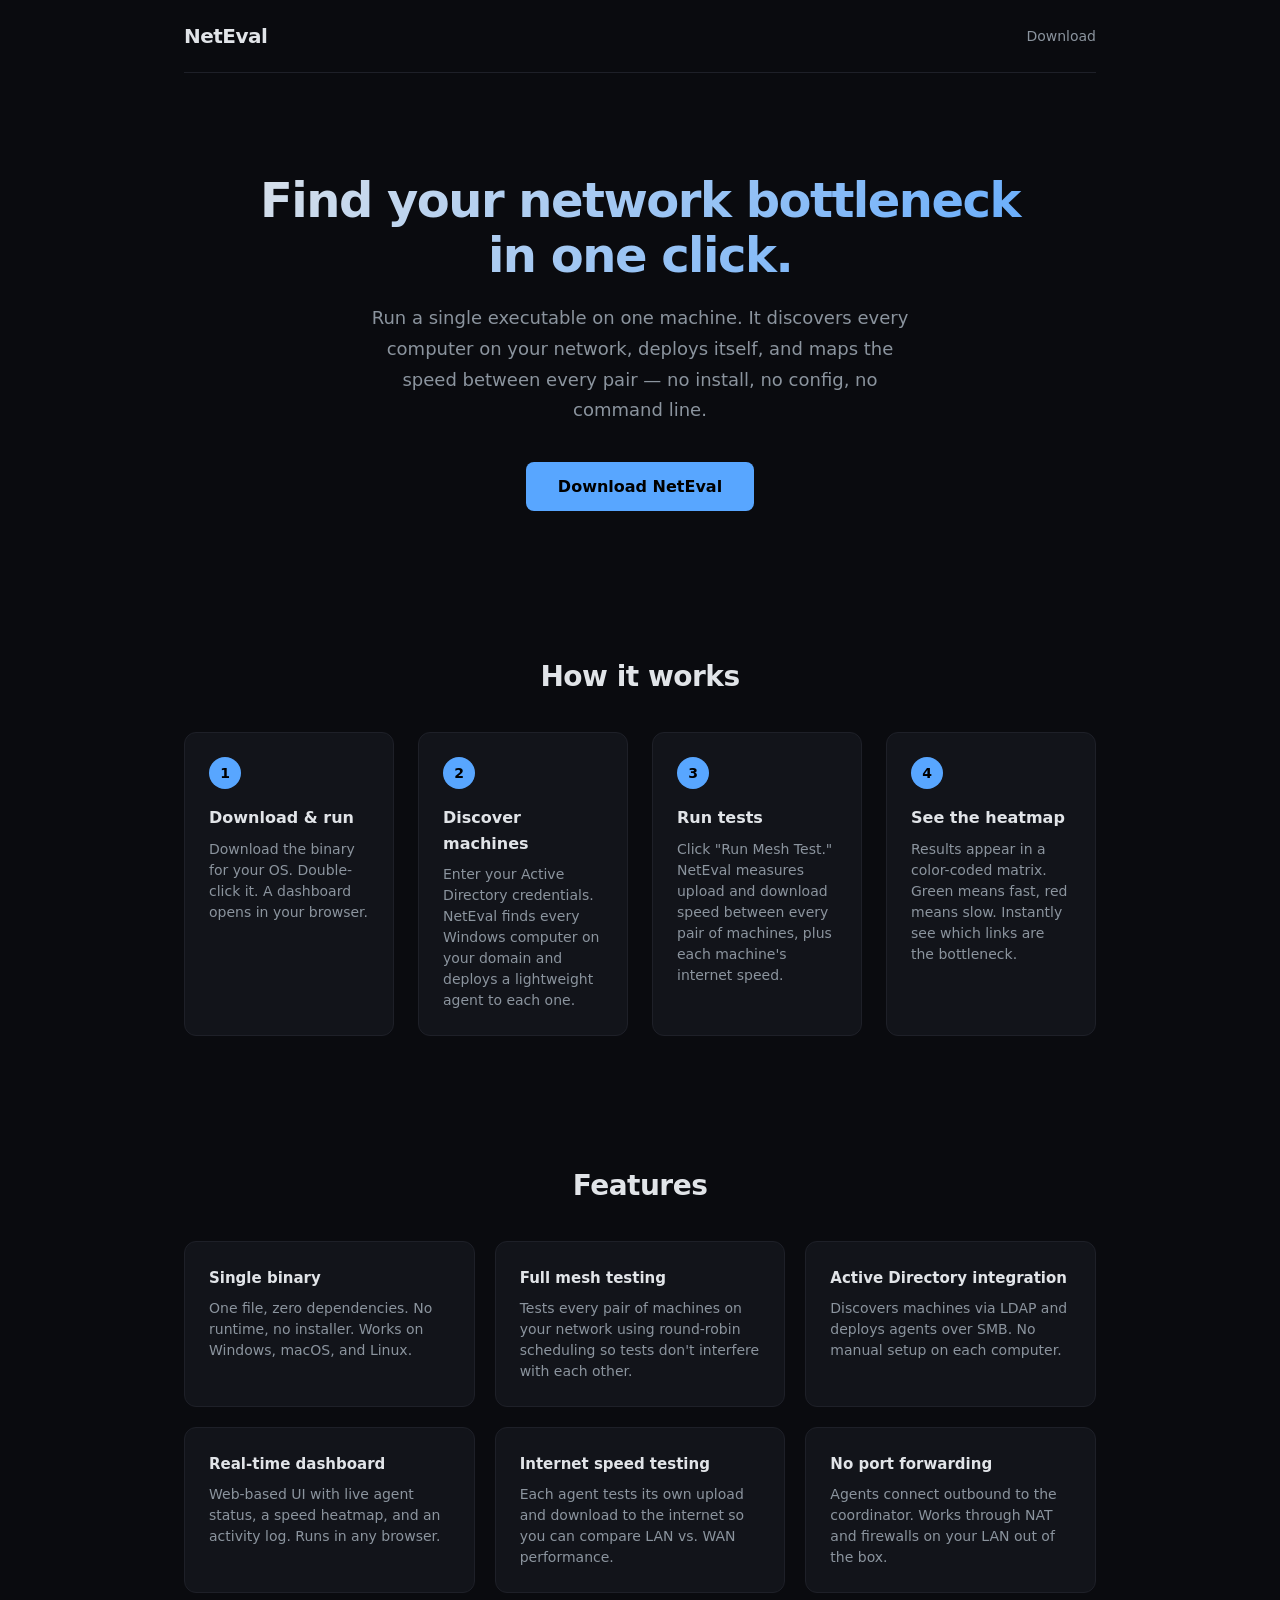
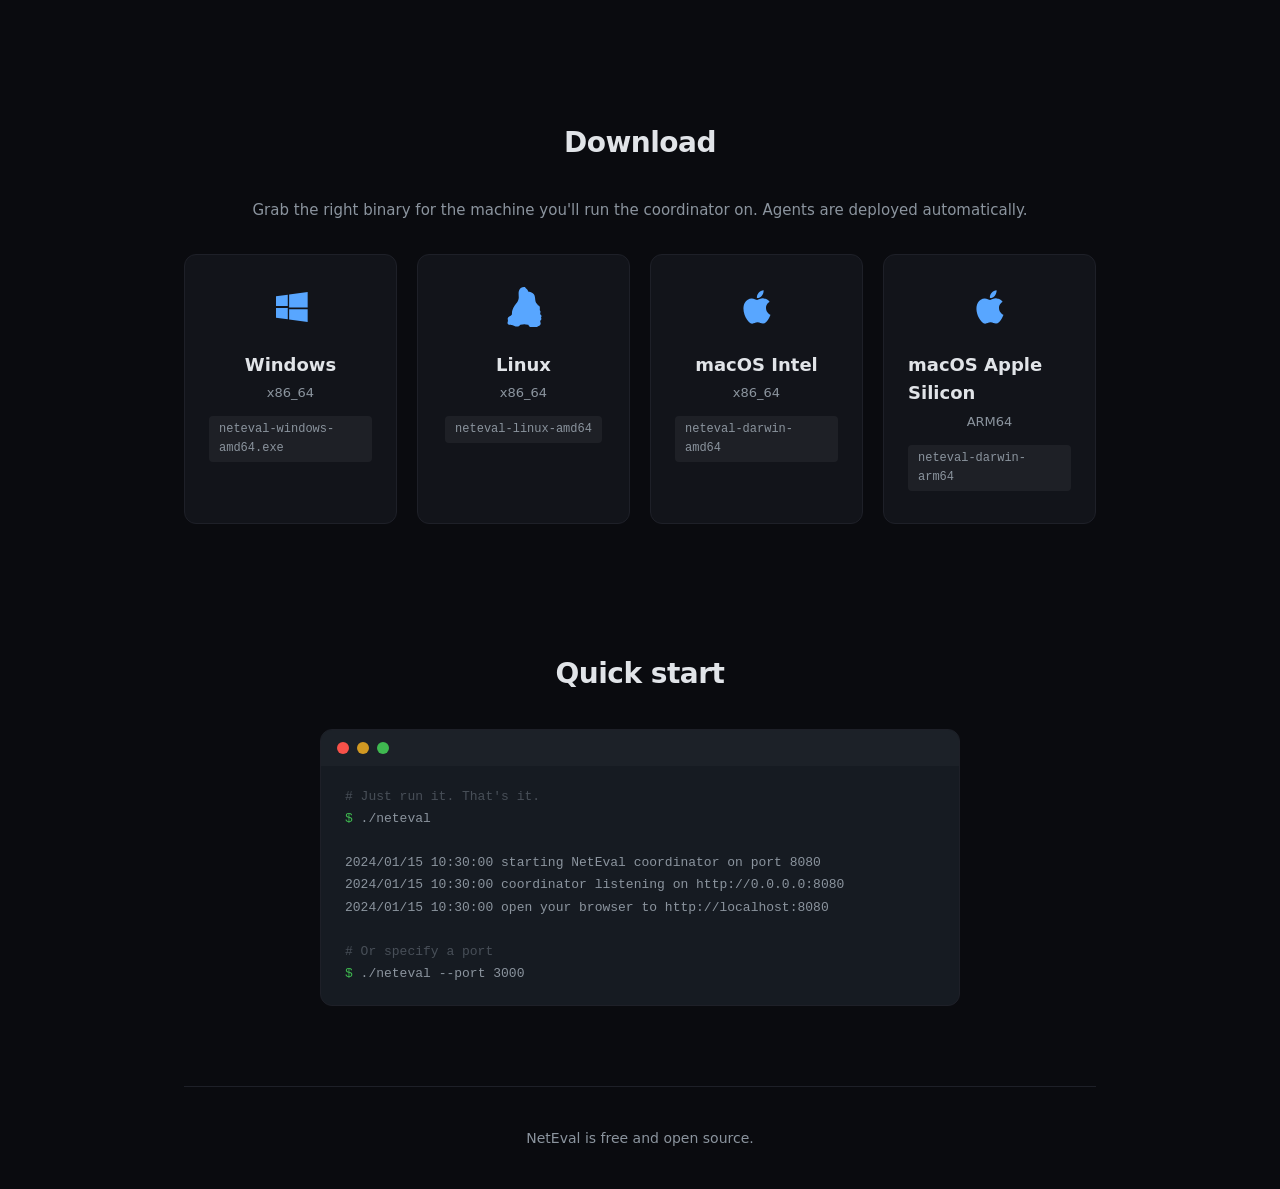
<file: docs/index.html>
<!DOCTYPE html>
<html lang="en">
<head>
    <meta charset="UTF-8">
    <meta name="viewport" content="width=device-width, initial-scale=1.0">
    <title>NetEval - LAN Speed Diagnostic Tool</title>
    <link rel="stylesheet" href="style.css">
</head>
<body>
    <div class="page">
        <nav>
            <div class="nav-inner">
                <a href="/" class="logo">NetEval</a>
                <a href="#download" class="nav-link">Download</a>
            </div>
        </nav>

        <section class="hero">
            <h1>Find your network bottleneck<br>in one click.</h1>
            <p class="subtitle">
                Run a single executable on one machine. It discovers every computer on
                your network, deploys itself, and maps the speed between every pair
                &mdash; no install, no config, no command line.
            </p>
            <a href="#download" class="cta">Download NetEval</a>
        </section>

        <section class="how-it-works">
            <h2>How it works</h2>
            <div class="steps">
                <div class="step">
                    <div class="step-num">1</div>
                    <h3>Download &amp; run</h3>
                    <p>Download the binary for your OS. Double-click it. A dashboard opens in your browser.</p>
                </div>
                <div class="step">
                    <div class="step-num">2</div>
                    <h3>Discover machines</h3>
                    <p>Enter your Active Directory credentials. NetEval finds every Windows computer on your domain and deploys a lightweight agent to each one.</p>
                </div>
                <div class="step">
                    <div class="step-num">3</div>
                    <h3>Run tests</h3>
                    <p>Click "Run Mesh Test." NetEval measures upload and download speed between every pair of machines, plus each machine's internet speed.</p>
                </div>
                <div class="step">
                    <div class="step-num">4</div>
                    <h3>See the heatmap</h3>
                    <p>Results appear in a color-coded matrix. Green means fast, red means slow. Instantly see which links are the bottleneck.</p>
                </div>
            </div>
        </section>

        <section class="features">
            <h2>Features</h2>
            <div class="feature-grid">
                <div class="feature">
                    <h3>Single binary</h3>
                    <p>One file, zero dependencies. No runtime, no installer. Works on Windows, macOS, and Linux.</p>
                </div>
                <div class="feature">
                    <h3>Full mesh testing</h3>
                    <p>Tests every pair of machines on your network using round-robin scheduling so tests don't interfere with each other.</p>
                </div>
                <div class="feature">
                    <h3>Active Directory integration</h3>
                    <p>Discovers machines via LDAP and deploys agents over SMB. No manual setup on each computer.</p>
                </div>
                <div class="feature">
                    <h3>Real-time dashboard</h3>
                    <p>Web-based UI with live agent status, a speed heatmap, and an activity log. Runs in any browser.</p>
                </div>
                <div class="feature">
                    <h3>Internet speed testing</h3>
                    <p>Each agent tests its own upload and download to the internet so you can compare LAN vs. WAN performance.</p>
                </div>
                <div class="feature">
                    <h3>No port forwarding</h3>
                    <p>Agents connect outbound to the coordinator. Works through NAT and firewalls on your LAN out of the box.</p>
                </div>
            </div>
        </section>

        <section id="download" class="download">
            <h2>Download</h2>
            <p class="download-intro">Grab the right binary for the machine you'll run the coordinator on. Agents are deployed automatically.</p>
            <div class="download-grid">
                <a href="https://github.com/gdcolella/neteval/releases/latest/download/neteval-windows-amd64.exe" class="download-card">
                    <div class="os-icon">
                        <svg viewBox="0 0 24 24" width="40" height="40" fill="currentColor"><path d="M3 5.548l7.065-0.966v6.822H3V5.548zm0 12.904l7.065 0.966v-6.822H3v5.856zm7.876 1.075L22 21v-7.596H10.876v5.123zm0-14.054v6.822H22V3l-11.124 1.473z"/></svg>
                    </div>
                    <h3>Windows</h3>
                    <span class="arch">x86_64</span>
                    <span class="filename">neteval-windows-amd64.exe</span>
                </a>
                <a href="https://github.com/gdcolella/neteval/releases/latest/download/neteval-linux-amd64" class="download-card">
                    <div class="os-icon">
                        <svg viewBox="0 0 24 24" width="40" height="40" fill="currentColor"><path d="M12.504 0c-.155 0-.315.008-.48.021-4.226.333-3.105 4.807-3.17 6.298-.076 1.092-.3 1.953-1.05 3.02-.885 1.051-2.127 2.75-2.716 4.521-.278.832-.41 1.684-.287 2.489a.424.424 0 00-.11.135c-.26.268-.45.6-.663.839-.199.199-.485.267-.797.4-.313.136-.658.269-.864.68-.09.189-.136.394-.132.602 0 .199.027.4.055.536.058.399.116.728.04.97-.249.68-.28 1.145-.106 1.484.174.334.535.47.94.601.81.2 1.91.135 2.774.6.926.466 1.866.67 2.616.47.526-.116.97-.464 1.208-.946.587-.003 1.23-.269 2.26-.334.699-.058 1.574.267 2.577.2.025.134.063.198.114.333l.003.003c.391.778 1.113 1.368 1.884 1.564.777.2 1.606-.001 2.207-.467.263.019.527.003.794-.045.321-.055.603-.183.85-.39 1.082-.328 1.451-.879 1.537-1.344.088-.479-.086-.898-.19-1.278-.055-.2-.099-.399-.06-.603.036-.199.182-.336.318-.465.238-.227.431-.449.404-.749-.014-.15-.086-.308-.12-.381-.073-.15-.135-.293-.099-.436.046-.165.145-.293.196-.422a1.1 1.1 0 00.049-.587l-.003-.01c-.08-.249-.218-.364-.346-.475a.91.91 0 01-.132-.123c-.155-.209-.267-.444-.296-.777-.022-.23.044-.401.118-.571.058-.13.114-.266.095-.455-.022-.27-.149-.445-.247-.593a1.15 1.15 0 01-.095-.147c-.125-.291-.125-.725-.085-1.128.013-.125.025-.247.025-.378 0-.152-.012-.31-.04-.456-.073-.38-.249-.698-.472-.886a.833.833 0 00-.123-.081l-.003-.003c-.088-.046-.167-.076-.212-.111-.046-.03-.087-.072-.152-.137-.086-.085-.165-.19-.258-.26-.01-.01-.012-.017-.01-.024a3.658 3.658 0 00-.376-.497c-.455-.494-.713-.795-.903-1.382-.19-.586-.24-1.386-.343-2.403-.098-.906-.312-1.567-.702-2.085-.39-.522-.874-.866-1.442-1.103a4.7 4.7 0 00-1.39-.395c-.252-.036-.45-.063-.533-.161a2.04 2.04 0 01-.148-.267 4.29 4.29 0 00-.396-.694 3.736 3.736 0 00-.789-.762A3.755 3.755 0 0012.504 0z"/></svg>
                    </div>
                    <h3>Linux</h3>
                    <span class="arch">x86_64</span>
                    <span class="filename">neteval-linux-amd64</span>
                </a>
                <a href="https://github.com/gdcolella/neteval/releases/latest/download/neteval-darwin-amd64" class="download-card">
                    <div class="os-icon">
                        <svg viewBox="0 0 24 24" width="40" height="40" fill="currentColor"><path d="M18.71 19.5c-.83 1.24-1.71 2.45-3.05 2.47-1.34.03-1.77-.79-3.29-.79-1.53 0-2 .77-3.27.82-1.31.05-2.3-1.32-3.14-2.53C4.25 17 2.94 12.45 4.7 9.39c.87-1.52 2.43-2.48 4.12-2.51 1.28-.02 2.5.87 3.29.87.78 0 2.26-1.07 3.8-.91.65.03 2.47.26 3.64 1.98-.09.06-2.17 1.28-2.15 3.81.03 3.02 2.65 4.03 2.68 4.04-.03.07-.42 1.44-1.38 2.83M13 3.5c.73-.83 1.94-1.46 2.94-1.5.13 1.17-.34 2.35-1.04 3.19-.69.85-1.83 1.51-2.95 1.42-.15-1.15.41-2.35 1.05-3.11z"/></svg>
                    </div>
                    <h3>macOS Intel</h3>
                    <span class="arch">x86_64</span>
                    <span class="filename">neteval-darwin-amd64</span>
                </a>
                <a href="https://github.com/gdcolella/neteval/releases/latest/download/neteval-darwin-arm64" class="download-card">
                    <div class="os-icon">
                        <svg viewBox="0 0 24 24" width="40" height="40" fill="currentColor"><path d="M18.71 19.5c-.83 1.24-1.71 2.45-3.05 2.47-1.34.03-1.77-.79-3.29-.79-1.53 0-2 .77-3.27.82-1.31.05-2.3-1.32-3.14-2.53C4.25 17 2.94 12.45 4.7 9.39c.87-1.52 2.43-2.48 4.12-2.51 1.28-.02 2.5.87 3.29.87.78 0 2.26-1.07 3.8-.91.65.03 2.47.26 3.64 1.98-.09.06-2.17 1.28-2.15 3.81.03 3.02 2.65 4.03 2.68 4.04-.03.07-.42 1.44-1.38 2.83M13 3.5c.73-.83 1.94-1.46 2.94-1.5.13 1.17-.34 2.35-1.04 3.19-.69.85-1.83 1.51-2.95 1.42-.15-1.15.41-2.35 1.05-3.11z"/></svg>
                    </div>
                    <h3>macOS Apple Silicon</h3>
                    <span class="arch">ARM64</span>
                    <span class="filename">neteval-darwin-arm64</span>
                </a>
            </div>
        </section>

        <section class="quickstart">
            <h2>Quick start</h2>
            <div class="terminal">
                <div class="terminal-bar">
                    <span class="terminal-dot red"></span>
                    <span class="terminal-dot yellow"></span>
                    <span class="terminal-dot green"></span>
                </div>
                <pre><code><span class="comment"># Just run it. That's it.</span>
<span class="prompt">$</span> ./neteval

<span class="output">2024/01/15 10:30:00 starting NetEval coordinator on port 8080
2024/01/15 10:30:00 coordinator listening on http://0.0.0.0:8080
2024/01/15 10:30:00 open your browser to http://localhost:8080</span>

<span class="comment"># Or specify a port</span>
<span class="prompt">$</span> ./neteval --port 3000</code></pre>
            </div>
        </section>

        <footer>
            <p>NetEval is free and open source.</p>
        </footer>
    </div>
</body>
</html>
</file>
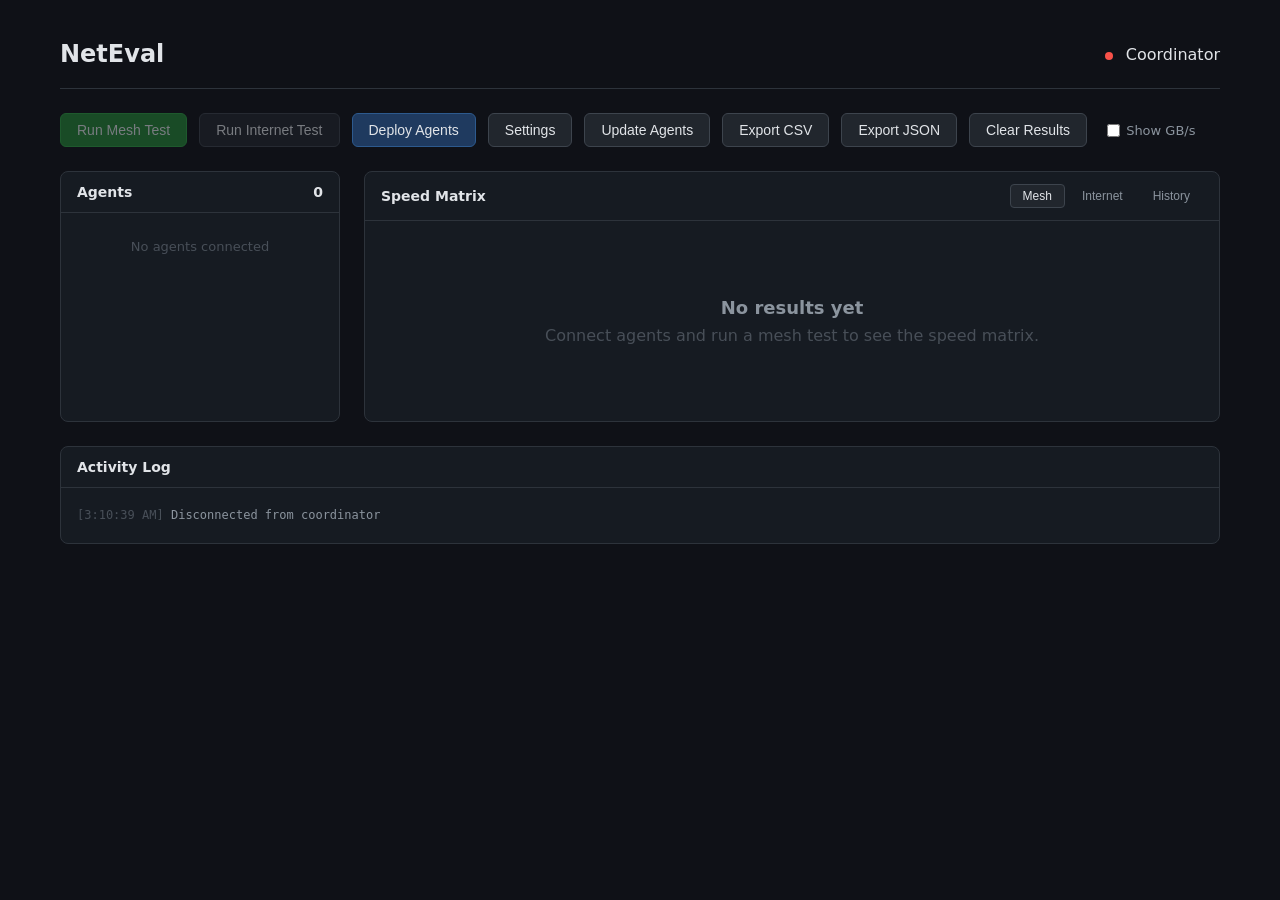
<file: web/static/index.html>
<!DOCTYPE html>
<html lang="en">
<head>
    <meta charset="UTF-8">
    <meta name="viewport" content="width=device-width, initial-scale=1.0">
    <title>NetEval - Network Speed Tester</title>
    <link rel="stylesheet" href="style.css">
</head>
<body>
    <div class="container">
        <header>
            <h1>NetEval</h1>
            <div>
                <span id="conn-status" class="status-dot disconnected"></span>
                <span>Coordinator</span>
            </div>
        </header>

        <div class="controls">
            <button id="btn-mesh" class="primary" disabled>Run Mesh Test</button>
            <button id="btn-internet" disabled>Run Internet Test</button>
            <button id="btn-deploy" class="secondary">Deploy Agents</button>
            <button id="btn-settings">Settings</button>
            <button id="btn-update-agents">Update Agents</button>
            <button id="btn-export-csv">Export CSV</button>
            <button id="btn-export-json">Export JSON</button>
            <button id="btn-clear">Clear Results</button>
            <label class="unit-toggle"><input type="checkbox" id="unit-bytes"> Show GB/s</label>
        </div>

        <div id="progress-bar" class="progress-bar" style="display:none">
            <div class="progress-text"><span id="progress-text">Testing...</span></div>
            <div class="progress-track"><div id="progress-fill" class="progress-fill"></div></div>
        </div>

        <div class="panels">
            <div class="panel">
                <div class="panel-header">
                    Agents <span id="agent-count">0</span>
                </div>
                <div class="panel-body">
                    <ul id="agent-list" class="agent-list">
                        <li class="no-results">No agents connected</li>
                    </ul>
                </div>
            </div>

            <div class="panel">
                <div class="panel-header">
                    <span>Speed Matrix</span>
                    <div class="tab-bar">
                        <button class="tab active" data-tab="mesh">Mesh</button>
                        <button class="tab" data-tab="internet">Internet</button>
                        <button class="tab" data-tab="history">History</button>
                    </div>
                </div>
                <div class="panel-body">
                    <div id="mesh-container" class="heatmap-container">
                        <div class="empty-state">
                            <h2>No results yet</h2>
                            <p>Connect agents and run a mesh test to see the speed matrix.</p>
                        </div>
                    </div>
                    <div id="internet-container" class="heatmap-container" style="display:none">
                        <div class="empty-state">
                            <h2>No internet results yet</h2>
                            <p>Run an internet test to see each agent's WAN speed.</p>
                        </div>
                    </div>
                    <div id="history-container" class="heatmap-container" style="display:none">
                        <div class="empty-state">
                            <h2>No saved runs</h2>
                            <p>Results are automatically saved. Run some tests to see history.</p>
                        </div>
                    </div>
                </div>
            </div>
        </div>

        <div class="panel log-panel">
            <div class="panel-header">Activity Log</div>
            <div class="panel-body">
                <div id="log-entries" class="log-entries"></div>
            </div>
        </div>
    </div>

    <!-- Settings Modal -->
    <div id="settings-modal" class="modal" style="display:none">
        <div class="modal-content" style="width:400px">
            <div class="modal-header">
                <h2>Test Settings</h2>
                <button class="modal-close" id="settings-close">&times;</button>
            </div>
            <div class="modal-body">
                <div class="form-group">
                    <label>Test duration per direction (seconds)</label>
                    <input type="number" id="set-duration" min="1" max="120" value="10">
                </div>
                <div class="form-group">
                    <label>Max simultaneous link tests (0 = unlimited)</label>
                    <input type="number" id="set-max-parallel" min="0" max="50" value="0">
                </div>
                <div class="form-group">
                    <label>TCP buffer size (KB)</label>
                    <input type="number" id="set-buf-size" min="1" max="4096" value="128">
                </div>
                <div class="form-group">
                    <label><input type="checkbox" id="set-bidirectional" checked> Test both directions</label>
                </div>
                <button id="btn-save-settings" class="primary">Save</button>
            </div>
        </div>
    </div>

    <!-- Deploy Modal -->
    <div id="deploy-modal" class="modal" style="display:none">
        <div class="modal-content">
            <div class="modal-header">
                <h2>Deploy Agents</h2>
                <button class="modal-close" id="modal-close">&times;</button>
            </div>
            <div class="modal-body">
                <div id="deploy-step-1">
                    <div class="form-group">
                        <label>Mode</label>
                        <select id="deploy-mode">
                            <option value="workgroup">Workgroup (per-machine credentials)</option>
                            <option value="domain">Active Directory Domain</option>
                        </select>
                    </div>
                    <div id="domain-fields" style="display:none">
                        <div class="form-group">
                            <label>Domain</label>
                            <input type="text" id="ad-domain" placeholder="corp.example.com">
                        </div>
                    </div>
                    <div id="shared-cred-fields" style="display:none">
                        <div class="form-group">
                            <label>Username</label>
                            <input type="text" id="ad-username" placeholder="administrator">
                        </div>
                        <div class="form-group">
                            <label>Password</label>
                            <input type="password" id="ad-password">
                        </div>
                    </div>
                    <div class="form-group">
                        <label>Or enter IPs/hostnames manually (one per line)</label>
                        <textarea id="manual-ips" rows="3" placeholder="192.168.1.10&#10;192.168.1.20&#10;fileserver"></textarea>
                    </div>
                    <div class="discover-buttons">
                        <button id="btn-discover" class="primary">Scan Network</button>
                        <button id="btn-manual-add" class="secondary">Add Manual IPs</button>
                    </div>
                </div>
                <div id="deploy-step-2" style="display:none">
                    <div class="machine-list-header">
                        <label><input type="checkbox" id="select-all"> Select All</label>
                        <span id="machine-count">0 machines found</span>
                    </div>
                    <div id="machine-list" class="machine-list"></div>
                    <div class="discover-buttons">
                        <button id="btn-deploy-selected" class="primary">Deploy to Selected</button>
                        <button id="btn-rescan" class="secondary">Rescan Network</button>
                        <button id="btn-add-more">Add More IPs</button>
                    </div>
                </div>
            </div>
        </div>
    </div>

    <script src="app.js"></script>
</body>
</html>
</file>
<file: docs/style.css>
* { margin: 0; padding: 0; box-sizing: border-box; }

:root {
    --bg: #0a0b0f;
    --surface: #12141a;
    --border: #1e2028;
    --text: #e1e4e8;
    --text-dim: #8b949e;
    --accent: #58a6ff;
    --green: #3fb950;
    --red: #f85149;
    --yellow: #d29922;
}

body {
    font-family: -apple-system, BlinkMacSystemFont, 'Segoe UI', system-ui, sans-serif;
    background: var(--bg);
    color: var(--text);
    line-height: 1.6;
    -webkit-font-smoothing: antialiased;
}

.page {
    max-width: 960px;
    margin: 0 auto;
    padding: 0 24px;
}

/* Nav */
nav {
    padding: 20px 0;
    border-bottom: 1px solid var(--border);
}

.nav-inner {
    display: flex;
    justify-content: space-between;
    align-items: center;
}

.logo {
    font-size: 20px;
    font-weight: 700;
    color: var(--text);
    text-decoration: none;
    letter-spacing: -0.5px;
}

.nav-link {
    color: var(--text-dim);
    text-decoration: none;
    font-size: 14px;
    transition: color 0.15s;
}

.nav-link:hover { color: var(--text); }

/* Hero */
.hero {
    padding: 100px 0 80px;
    text-align: center;
}

.hero h1 {
    font-size: 48px;
    font-weight: 700;
    line-height: 1.15;
    letter-spacing: -1.5px;
    margin-bottom: 20px;
    background: linear-gradient(135deg, var(--text) 0%, var(--accent) 100%);
    -webkit-background-clip: text;
    -webkit-text-fill-color: transparent;
    background-clip: text;
}

.subtitle {
    font-size: 18px;
    color: var(--text-dim);
    max-width: 560px;
    margin: 0 auto 36px;
    line-height: 1.7;
}

.cta {
    display: inline-block;
    padding: 12px 32px;
    background: var(--accent);
    color: #000;
    text-decoration: none;
    border-radius: 8px;
    font-weight: 600;
    font-size: 16px;
    transition: opacity 0.15s;
}

.cta:hover { opacity: 0.9; }

/* Sections */
section {
    padding: 64px 0;
}

section h2 {
    font-size: 28px;
    font-weight: 700;
    letter-spacing: -0.5px;
    margin-bottom: 32px;
    text-align: center;
}

/* How it works */
.steps {
    display: grid;
    grid-template-columns: repeat(4, 1fr);
    gap: 24px;
}

@media (max-width: 700px) {
    .steps { grid-template-columns: 1fr 1fr; }
    .hero h1 { font-size: 32px; }
    .subtitle { font-size: 16px; }
}

@media (max-width: 480px) {
    .steps { grid-template-columns: 1fr; }
}

.step {
    background: var(--surface);
    border: 1px solid var(--border);
    border-radius: 12px;
    padding: 24px;
}

.step-num {
    width: 32px;
    height: 32px;
    border-radius: 50%;
    background: var(--accent);
    color: #000;
    font-weight: 700;
    font-size: 14px;
    display: flex;
    align-items: center;
    justify-content: center;
    margin-bottom: 16px;
}

.step h3 {
    font-size: 16px;
    font-weight: 600;
    margin-bottom: 8px;
}

.step p {
    font-size: 14px;
    color: var(--text-dim);
    line-height: 1.5;
}

/* Features */
.feature-grid {
    display: grid;
    grid-template-columns: repeat(3, 1fr);
    gap: 20px;
}

@media (max-width: 700px) {
    .feature-grid { grid-template-columns: 1fr; }
}

.feature {
    background: var(--surface);
    border: 1px solid var(--border);
    border-radius: 12px;
    padding: 24px;
}

.feature h3 {
    font-size: 15px;
    font-weight: 600;
    margin-bottom: 8px;
}

.feature p {
    font-size: 14px;
    color: var(--text-dim);
    line-height: 1.5;
}

/* Download */
.download-intro {
    text-align: center;
    color: var(--text-dim);
    margin-bottom: 32px;
    font-size: 15px;
}

.download-grid {
    display: grid;
    grid-template-columns: repeat(4, 1fr);
    gap: 20px;
}

@media (max-width: 900px) {
    .download-grid { grid-template-columns: 1fr 1fr; }
}

@media (max-width: 500px) {
    .download-grid { grid-template-columns: 1fr; }
}

.download-card {
    display: flex;
    flex-direction: column;
    align-items: center;
    background: var(--surface);
    border: 1px solid var(--border);
    border-radius: 12px;
    padding: 32px 24px;
    text-decoration: none;
    color: var(--text);
    transition: border-color 0.15s, transform 0.15s;
}

.download-card:hover {
    border-color: var(--accent);
    transform: translateY(-2px);
}

.os-icon {
    color: var(--accent);
    margin-bottom: 16px;
}

.download-card h3 {
    font-size: 18px;
    font-weight: 600;
    margin-bottom: 4px;
}

.download-card .arch {
    font-size: 13px;
    color: var(--text-dim);
    margin-bottom: 12px;
}

.download-card .filename {
    font-size: 12px;
    font-family: 'SF Mono', SFMono-Regular, Consolas, monospace;
    color: var(--text-dim);
    background: rgba(255,255,255,0.05);
    padding: 4px 10px;
    border-radius: 4px;
}

/* Terminal */
.quickstart {
    padding-bottom: 80px;
}

.terminal {
    background: #161b22;
    border: 1px solid var(--border);
    border-radius: 12px;
    overflow: hidden;
    max-width: 640px;
    margin: 0 auto;
}

.terminal-bar {
    padding: 12px 16px;
    background: #1c2128;
    display: flex;
    gap: 8px;
}

.terminal-dot {
    width: 12px;
    height: 12px;
    border-radius: 50%;
}

.terminal-dot.red { background: #f85149; }
.terminal-dot.yellow { background: #d29922; }
.terminal-dot.green { background: #3fb950; }

.terminal pre {
    padding: 20px 24px;
    overflow-x: auto;
}

.terminal code {
    font-family: 'SF Mono', SFMono-Regular, Consolas, monospace;
    font-size: 13px;
    line-height: 1.7;
    color: var(--text-dim);
}

.terminal .comment { color: #484f58; }
.terminal .prompt { color: var(--green); }
.terminal .output { color: var(--text-dim); }

/* Footer */
footer {
    padding: 40px 0;
    border-top: 1px solid var(--border);
    text-align: center;
    color: var(--text-dim);
    font-size: 14px;
}
</file>
<file: web/static/style.css>
* { margin: 0; padding: 0; box-sizing: border-box; }

body {
    font-family: -apple-system, BlinkMacSystemFont, 'Segoe UI', system-ui, sans-serif;
    background: #0f1117;
    color: #e1e4e8;
    min-height: 100vh;
}

.container {
    max-width: 1200px;
    margin: 0 auto;
    padding: 20px;
}

header {
    display: flex;
    justify-content: space-between;
    align-items: center;
    padding: 20px 0;
    border-bottom: 1px solid #2d333b;
    margin-bottom: 24px;
}

header h1 { font-size: 24px; font-weight: 600; }

.status-dot {
    display: inline-block;
    width: 8px;
    height: 8px;
    border-radius: 50%;
    margin-right: 8px;
}

.status-dot.connected { background: #3fb950; }
.status-dot.disconnected { background: #f85149; }
.status-dot.testing { background: #d29922; animation: pulse 1s infinite; }

@keyframes pulse { 0%, 100% { opacity: 1; } 50% { opacity: 0.4; } }

/* Controls */
.controls {
    display: flex;
    gap: 12px;
    margin-bottom: 24px;
    flex-wrap: wrap;
}

button {
    padding: 8px 16px;
    border: 1px solid #3d444d;
    border-radius: 6px;
    background: #21262d;
    color: #e1e4e8;
    cursor: pointer;
    font-size: 14px;
    transition: background 0.15s;
}

button:hover { background: #30363d; }
button:disabled { opacity: 0.5; cursor: not-allowed; }
button.primary { background: #238636; border-color: #2ea043; }
button.primary:hover { background: #2ea043; }
button.secondary { background: #1f3a5f; border-color: #2d5a8e; }
button.secondary:hover { background: #2d5a8e; }

.unit-toggle {
    display: flex;
    align-items: center;
    gap: 6px;
    font-size: 13px;
    color: #8b949e;
    cursor: pointer;
    padding: 0 8px;
}

/* Progress bar */
.progress-bar {
    margin-bottom: 20px;
    background: #161b22;
    border: 1px solid #2d333b;
    border-radius: 8px;
    padding: 12px 16px;
}

.progress-text {
    font-size: 13px;
    color: #8b949e;
    margin-bottom: 8px;
}

.progress-track {
    height: 6px;
    background: #21262d;
    border-radius: 3px;
    overflow: hidden;
}

.progress-fill {
    height: 100%;
    background: #238636;
    border-radius: 3px;
    transition: width 0.3s;
    width: 0%;
}

/* Tabs */
.tab-bar { display: flex; gap: 4px; }

.tab {
    padding: 4px 12px;
    font-size: 12px;
    border: 1px solid transparent;
    background: transparent;
    color: #8b949e;
    border-radius: 4px;
}

.tab.active {
    background: #21262d;
    color: #e1e4e8;
    border-color: #3d444d;
}

/* Panels */
.panels {
    display: grid;
    grid-template-columns: 280px 1fr;
    gap: 24px;
}

@media (max-width: 800px) { .panels { grid-template-columns: 1fr; } }

.panel {
    background: #161b22;
    border: 1px solid #2d333b;
    border-radius: 8px;
    overflow: hidden;
}

.panel-header {
    padding: 12px 16px;
    border-bottom: 1px solid #2d333b;
    font-weight: 600;
    font-size: 14px;
    display: flex;
    justify-content: space-between;
    align-items: center;
}

.panel-body { padding: 16px; }

/* Agent list */
.agent-list { list-style: none; }

.agent-list li {
    padding: 10px 0;
    border-bottom: 1px solid #2d333b;
    font-size: 13px;
}

.agent-list li:last-child { border-bottom: none; }

.agent-name { font-weight: 600; display: block; margin-bottom: 4px; }
.agent-detail { color: #8b949e; font-size: 12px; }

/* Heatmap */
.heatmap-container { overflow-x: auto; }

.heatmap {
    border-collapse: collapse;
    font-size: 12px;
    width: 100%;
}

.heatmap th, .heatmap td {
    padding: 8px 12px;
    text-align: center;
    border: 1px solid #2d333b;
    white-space: nowrap;
}

.heatmap th {
    background: #21262d;
    font-weight: 600;
    position: sticky;
}

.heatmap thead th { top: 0; }

.heatmap .corner-header {
    position: relative;
    min-width: 80px;
    min-height: 40px;
}
.heatmap .corner-from {
    position: absolute;
    bottom: 4px;
    left: 6px;
    font-size: 0.7em;
    opacity: 0.7;
    letter-spacing: 0.05em;
}
.heatmap .corner-to {
    position: absolute;
    top: 4px;
    right: 6px;
    font-size: 0.7em;
    opacity: 0.7;
    letter-spacing: 0.05em;
}

.heatmap .row-header {
    text-align: left;
    font-weight: 600;
    background: #21262d;
    position: sticky;
    left: 0;
}

.heatmap td.result {
    font-weight: 500;
    cursor: default;
    min-width: 80px;
}

.heatmap td.retestable {
    cursor: pointer;
    transition: outline 0.15s;
}

.heatmap td.retestable:hover {
    outline: 2px solid #58a6ff;
    outline-offset: -2px;
}

.heatmap td.self { background: #1c2128; color: #484f58; }

/* Speed color scale */
.speed-excellent { background: rgba(63, 185, 80, 0.3); color: #3fb950; }
.speed-good { background: rgba(87, 171, 90, 0.2); color: #56d364; }
.speed-fair { background: rgba(210, 153, 34, 0.2); color: #d29922; }
.speed-poor { background: rgba(248, 81, 73, 0.2); color: #f85149; }
.speed-error { background: rgba(248, 81, 73, 0.1); color: #f85149; }

/* Internet results */
.internet-table {
    width: 100%;
    border-collapse: collapse;
    font-size: 13px;
}

.internet-table th, .internet-table td {
    padding: 10px 14px;
    text-align: left;
    border-bottom: 1px solid #2d333b;
}

.internet-table th { color: #8b949e; font-weight: 600; font-size: 12px; }

.speed-bar-container {
    display: flex;
    align-items: center;
    gap: 8px;
}

.speed-bar {
    height: 8px;
    border-radius: 4px;
    min-width: 4px;
    transition: width 0.3s;
}

.speed-bar.download { background: #58a6ff; }
.speed-bar.upload { background: #3fb950; }

.no-results {
    text-align: center;
    padding: 40px 20px;
    color: #484f58;
}

/* Log */
.log-panel { margin-top: 24px; }

.log-entries {
    max-height: 200px;
    overflow-y: auto;
    font-family: 'SF Mono', SFMono-Regular, Consolas, monospace;
    font-size: 12px;
    line-height: 1.6;
}

.log-entry { padding: 2px 0; color: #8b949e; }
.log-entry .timestamp { color: #484f58; }

.empty-state {
    text-align: center;
    padding: 60px 20px;
    color: #484f58;
}

.empty-state h2 { margin-bottom: 8px; font-size: 18px; color: #8b949e; }

/* Modal */
.modal {
    position: fixed;
    top: 0; left: 0; right: 0; bottom: 0;
    background: rgba(0,0,0,0.7);
    display: flex;
    align-items: center;
    justify-content: center;
    z-index: 1000;
}

.modal-content {
    background: #161b22;
    border: 1px solid #2d333b;
    border-radius: 12px;
    width: 500px;
    max-width: 90vw;
    max-height: 80vh;
    overflow-y: auto;
}

.modal-header {
    padding: 16px 20px;
    border-bottom: 1px solid #2d333b;
    display: flex;
    justify-content: space-between;
    align-items: center;
}

.modal-header h2 { font-size: 16px; }

.modal-close {
    background: none;
    border: none;
    font-size: 24px;
    color: #8b949e;
    padding: 0 4px;
}

.modal-close:hover { color: #e1e4e8; }
.modal-body { padding: 20px; }

.form-group {
    margin-bottom: 16px;
}

.form-group label {
    display: block;
    font-size: 13px;
    font-weight: 600;
    margin-bottom: 6px;
    color: #8b949e;
}

.form-group input, .form-group select {
    width: 100%;
    padding: 8px 12px;
    background: #0d1117;
    border: 1px solid #3d444d;
    border-radius: 6px;
    color: #e1e4e8;
    font-size: 14px;
}

.form-group textarea {
    width: 100%;
    padding: 8px 12px;
    background: #0d1117;
    border: 1px solid #3d444d;
    border-radius: 6px;
    color: #e1e4e8;
    font-size: 13px;
    font-family: 'SF Mono', SFMono-Regular, Consolas, monospace;
    resize: vertical;
}

.form-group input:focus, .form-group select:focus, .form-group textarea:focus {
    outline: none;
    border-color: #58a6ff;
}

.form-group select option {
    background: #0d1117;
    color: #e1e4e8;
}

.discover-buttons {
    display: flex;
    gap: 10px;
}

/* Machine list in deploy modal */
.machine-list-header {
    display: flex;
    justify-content: space-between;
    align-items: center;
    margin-bottom: 12px;
    font-size: 13px;
    color: #8b949e;
}

.machine-list-header label { display: flex; align-items: center; gap: 6px; }

.machine-list {
    max-height: 300px;
    overflow-y: auto;
    margin-bottom: 16px;
}

.machine-item {
    display: flex;
    align-items: center;
    gap: 10px;
    padding: 8px 0;
    border-bottom: 1px solid #2d333b;
    font-size: 13px;
}

.machine-item .machine-hostname { font-weight: 600; flex: 1; }
.machine-item .machine-ip { color: #8b949e; }
.machine-item .machine-status { font-size: 11px; padding: 2px 8px; border-radius: 10px; }
.machine-status.discovered { background: #21262d; color: #8b949e; }
.machine-status.deploying { background: rgba(210, 153, 34, 0.2); color: #d29922; }
.machine-status.started { background: rgba(63, 185, 80, 0.2); color: #3fb950; }
.machine-status.error { background: rgba(248, 81, 73, 0.2); color: #f85149; }

/* Workgroup per-machine credentials */
.machine-item-workgroup {
    flex-direction: column;
    align-items: stretch;
    gap: 6px;
}

.machine-item-row {
    display: flex;
    align-items: center;
    gap: 10px;
}

.machine-item-row .machine-hostname { font-weight: 600; flex: 1; }
.machine-item-row .machine-ip { color: #8b949e; }

.machine-creds {
    display: flex;
    gap: 8px;
    padding-left: 24px;
}

.machine-creds input {
    flex: 1;
    padding: 6px 10px;
    background: #0d1117;
    border: 1px solid #3d444d;
    border-radius: 4px;
    color: #e1e4e8;
    font-size: 12px;
}

.machine-creds input:focus {
    outline: none;
    border-color: #58a6ff;
}
</file>
